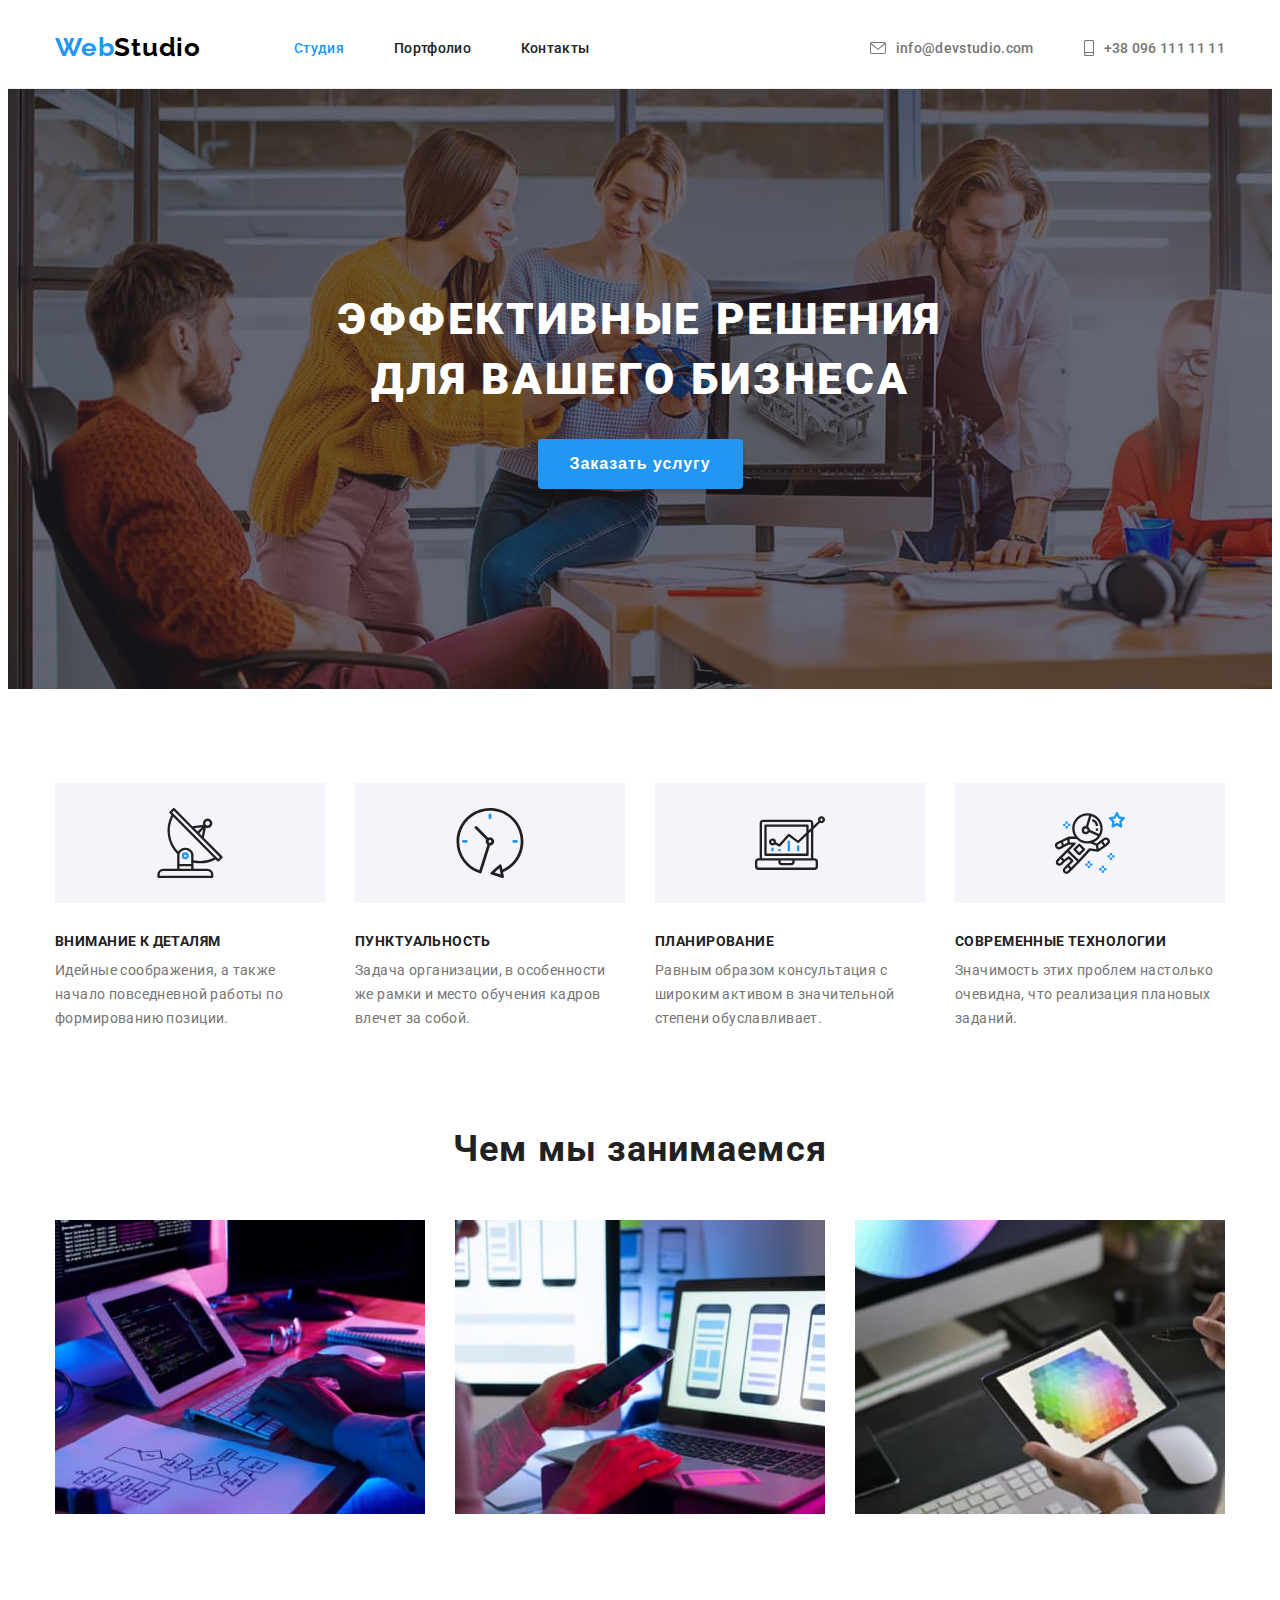
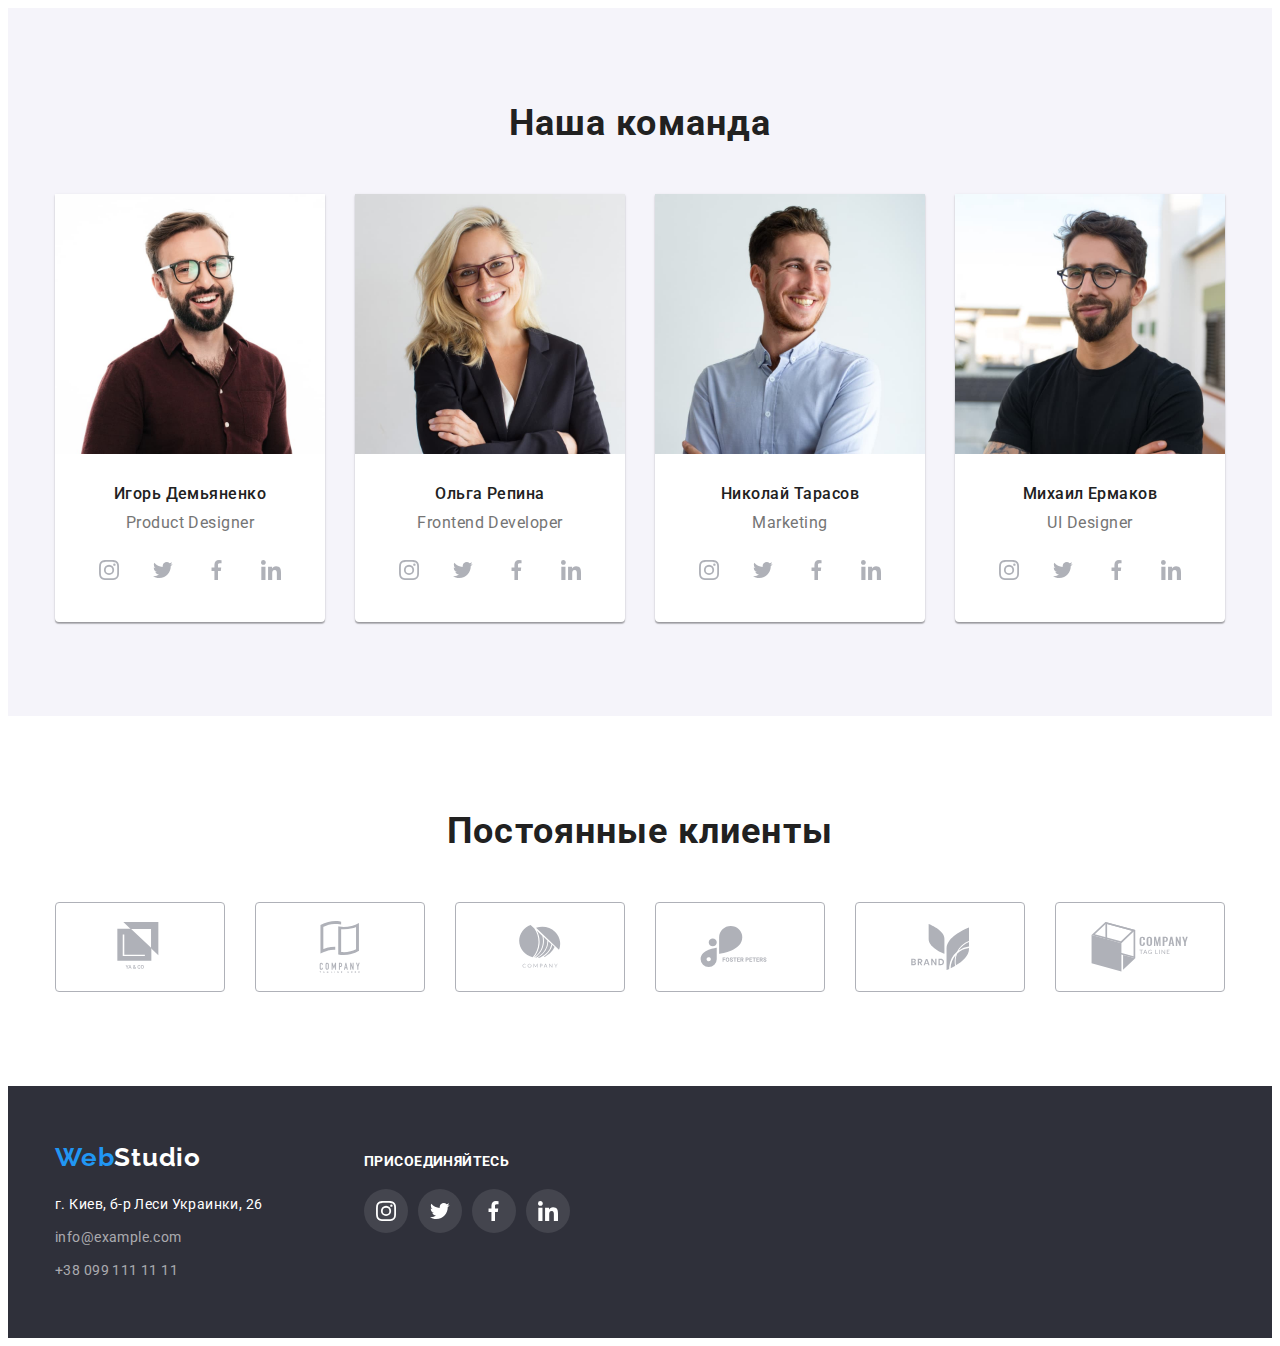
<file: index.html>
<!DOCTYPE html> 
<html lang="ru">
<head>
    <meta charset="UTF-8">
    <meta name="viewport" content="width=device-width, initial-scale=1.0">
    <title>Студия</title>    
    <link rel="preconnect" href="https://fonts.gstatic.com">
    <link href="https://fonts.googleapis.com/css2?family=Raleway:wght@700&family=Roboto:wght@400;500;700;900&display=swap" rel="stylesheet">
    <link rel="stylesheet" href="https://cdnjs.cloudflare.com/ajax/libs/modern-normalize/0.2.0/modern-normalize.min.css"
        integrity="sha512-sqIVMkf5f8XGYI/UZYGs7wODxlUeoj9JknataPfUwtvrSKWMHrMXGZ7Evb6nabFYJQG15vFFyALe6r0nWCD1Ug=="
        crossorigin="anonymous" />
    <link rel="stylesheet" href="./css/styles.css">
</head>
<body class="global">
    <header class="header">
        <div class="container">

            <!--main navigation to other pages. Same in other pages-->
            <nav class="navigation">

                <a href="./index.html" class="logo" lang="en">Web<span
                            class="logo-studio-color-header">Studio</span></a>
            
                <ul class="site-nav list">
                    <li class="site-nav-item"><a class="link current" href="./index.html">Студия</a></li>
                    <li class="site-nav-item"><a class="link" href="./portfolio.html">Портфолио</a></li>
                    <li class="site-nav-item"><a class="link" href="#">Контакты</a></li>
                </ul>
            
            </nav>
            
            <!--our contacts-->
            <ul class="header-contact list">
                <li class="items">
                    <a href="mailto:info@devstudio.com" class="header-contact-mail">
                        <svg class="contact-icon" width="16px" height="12px">
                            <use href="./images/sprite.svg#envelope"></use>
                        </svg>
                        <span lang="en">info@devstudio.com</span></a>
                </li>
                <li class="items">
                    <a href="tel:+380961111111" class="header-contact-tel">
                        <svg class="contact-icon" width="10px" height="16px">
                            <use href="./images/sprite.svg#smartphone"></use>
                        </svg>
                        +38 096 111 11 11</a>
                </li>
               
            </ul>
        </div>
    </header>

    <!--Unique contents of page-->
    <main>
        <!--Hero-->
        
        <section class="hero overlay">
            <div class="container">
                <h1 class="hero-title">Эффективные решения для вашего бизнеса</h1>
                <button type="button" class="hero-button">Заказать услугу</button>
            </div>
        </section>
        
        <!--Particularities-->

        <section class="particular">
            <div class="container">
                <h2 class="visually-hidden">наши конкурентные преимущества</h2>

                <ul class="particular-list list">
                    <li class="particular-list-items icon-antenna">
                                           
                        <div class="particular-list-block">
                
                            <h3 class="title">Внимание к деталям</h3>
                            <p class="text">Идейные соображения, а также начало повседневной работы по формированию позиции.</p>
                        </div>
                    </li>
                    <li class="particular-list-items icon-clock">
                      
                        <div class="particular-list-block">
                            <h3 class="title">Пунктуальность</h3>
                            <p class="text">Задача организации, в особенности же рамки и место обучения кадров влечет за собой.</p>
                        </div>
                    </li>
                    <li class="particular-list-items icon-diagram">
                      
                        <div class="particular-list-block">
                            <h3 class="title">Планирование</h3>
                            <p class="text">Равным образом консультация с широким активом в значительной степени обуславливает.</p>
                        </div>
                    </li>
                    <li class="particular-list-items icon-astronaut">
                        
                        <div class="particular-list-block">
                            <h3 class="title">Современные технологии</h3>
                            <p class="text">Значимость этих проблем настолько очевидна, что реализация плановых заданий.</p>
                        </div>
                    </li>
                </ul>


                <!-- Not good experience
                     <ul class="particular-list list">
                    <li class="particular-list-items">
                        <div class="particular-thumb">
                            <svg class="particular-icon" height="70px">
                                <use href="./images/sprite.svg#antenna"></use>
                            </svg>
                        </div>
                        <div class="particular-list-block">
                    
                            <h3 class="title">Внимание к деталям</h3>
                            <p class="text">Идейные соображения, а также начало повседневной работы по формированию позиции.</p>
                        </div>
                    </li>
                    <li class="particular-list-items">
                        <div class="particular-thumb">
                            <svg class="particular-icon" height="70px">
                                <use href="./images/sprite.svg#clock"></use>
                            </svg>
                        </div>
                        <div class="particular-list-block">
                            <h3 class="title">Пунктуальность</h3>
                            <p class="text">Задача организации, в особенности же рамки и место обучения кадров влечет за собой.</p>
                        </div>
                    </li>
                    <li class="particular-list-items">
                        <div class="particular-thumb">
                            <svg class="particular-icon" height="70px">
                                <use href="./images/sprite.svg#diagram"></use>
                            </svg>
                        </div>
                        <div class="particular-list-block">
                            <h3 class="title">Планирование</h3>
                            <p class="text">Равным образом консультация с широким активом в значительной степени обуславливает.</p>
                        </div>
                    </li>
                    <li class="particular-list-items">
                        <div class="particular-thumb">
                            <svg class="particular-icon" height="70px">
                                <use href="./images/sprite.svg#astronaut"></use>
                            </svg>
                        </div>
                        <div class="particular-list-block">
                            <h3 class="title">Современные технологии</h3>
                            <p class="text">Значимость этих проблем настолько очевидна, что реализация плановых заданий.</p>
                        </div>
                    </li>
                </ul> -->

            </div>
        </section>

        <!--What we are doing, and what we can.-->
        <section class="practice">
            <div class="container">
                <h2 class="practice-title">Чем мы занимаемся</h2>
                <ul class="practice-list list">
                    <li class="practice-list-items">
                            <img src="./images/img_wd_1.jpg" alt="Проектирование алгоритмов ПО" width="370">
                    </li>
                    <li class="practice-list-items">
                    
                            <img src="./images/img_wd_2.jpg" alt="Разработка дизайна сайтов для мобильных устройств" width="370">
                    </li>
                    <li class="practice-list-items">
                            <img src="./images/img_wd_3.jpg" alt="Колористика цветового дизайна" width="370">
                    </li>
                </ul>
            </div>
        </section>

        <!--Our team-->
        <section class="team">
            <div class="container">
                <h2 class="team-title">Наша команда</h2>
                <ul class="team-list list">
                    <li class="team-card"> 
                         <img class="team-member" src="./images/img_t_id.jpg" alt="Фотография Игоря Демьяненко" width="270">
                        <div class="team-member-box">
                            <h3 class="team-list-title">Игорь Демьяненко</h3>
                            <p class="team-list-text" lang="en">Product Designer</p>
                            
                            <ul class="social-list list">
                                <li class="social-list-items"><a class="social-list-link" href="#">
                                        <svg class="social-icon">
                                            <use href="./images/sprite.svg#instagram"></use>
                                        </svg>
                                    </a>
                                </li>
                                <li class="social-list-items"><a class="social-list-link" href="#">
                                        <svg class="social-icon">
                                            <use href="./images/sprite.svg#twitter"></use>
                                        </svg>
                                    </a>
                                </li>
                                <li class="social-list-items"><a class="social-list-link" href="#">
                                        <svg class="social-icon">
                                            <use href="./images/sprite.svg#facebook"></use>
                                        </svg>
                                    </a>
                                </li>
                                <li class="social-list-items"><a class="social-list-link" href="#">
                                        <svg class="social-icon">
                                            <use href="./images/sprite.svg#linkedin"></use>
                                        </svg>
                                    </a>
                                </li>
                            </ul>
                        
                        </div>
                        
                    </li>
                    <li class="team-card">
                        <img class="team-member" src="./images/img_t_or.jpg" alt="Фотография Ольги Репиной" width="270">
                        <div class="team-member-box">
                            <h3 class="team-list-title">Ольга Репина</h3>
                            <p class="team-list-text" lang="en">Frontend Developer</p>
                            <ul class="social-list list">
                                <li class="social-list-items"><a class="social-list-link" href="#">
                                        <svg class="social-icon">
                                            <use href="./images/sprite.svg#instagram"></use>
                                        </svg>
                                    </a>
                                </li>
                                <li class="social-list-items"><a class="social-list-link" href="#">
                                        <svg class="social-icon">
                                            <use href="./images/sprite.svg#twitter"></use>
                                        </svg>
                                    </a>
                                </li>
                                <li class="social-list-items"><a class="social-list-link" href="#">
                                        <svg class="social-icon">
                                            <use href="./images/sprite.svg#facebook"></use>
                                        </svg>
                                    </a>
                                </li>
                                <li class="social-list-items"><a class="social-list-link" href="#">
                                        <svg class="social-icon">
                                            <use href="./images/sprite.svg#linkedin"></use>
                                        </svg>
                                    </a>
                                </li>
                            </ul>
                        </div>
                       
                    </li>
                    <li class="team-card">
                        <img class="team-member" src="images/img_t_nt.jpg" alt="Фотография Николая Тарасова" width="270">
                        <div class="team-member-box">
                            <h3 class="team-list-title">Николай Тарасов</h3>
                            <p class="team-list-text" lang="en">Marketing</p>
                            <ul class="social-list list">
                                <li class="social-list-items"><a class="social-list-link" href="#">
                                        <svg class="social-icon">
                                            <use href="./images/sprite.svg#instagram"></use>
                                        </svg>
                                    </a>
                                </li>
                                <li class="social-list-items"><a class="social-list-link" href="#">
                                        <svg class="social-icon">
                                            <use href="./images/sprite.svg#twitter"></use>
                                        </svg>
                                    </a>
                                </li>
                                <li class="social-list-items"><a class="social-list-link" href="#">
                                        <svg class="social-icon">
                                            <use href="./images/sprite.svg#facebook"></use>
                                        </svg>
                                    </a>
                                </li>
                                <li class="social-list-items"><a class="social-list-link" href="#">
                                        <svg class="social-icon">
                                            <use href="./images/sprite.svg#linkedin"></use>
                                        </svg>
                                    </a>
                                </li>
                            </ul>
                        </div>
                       
                    </li>
                    <li class="team-card">
                        <img class="team-member" src="images/img_t_me.jpg" alt="Фотография Михаила Ермакова" width="270">
                        <div class="team-member-box">
                            <h3 class="team-list-title">Михаил Ермаков</h3>
                            <p class="team-list-text" lang="en">UI Designer</p>
                            <ul class="social-list list">
                                <li class="social-list-items"><a class="social-list-link" href="#">
                                        <svg class="social-icon">
                                            <use href="./images/sprite.svg#instagram"></use>
                                        </svg>
                                    </a>
                                </li>
                                <li class="social-list-items"><a class="social-list-link" href="#">
                                        <svg class="social-icon">
                                            <use href="./images/sprite.svg#twitter"></use>
                                        </svg>
                                    </a>
                                </li>
                                <li class="social-list-items"><a class="social-list-link" href="#">
                                        <svg class="social-icon">
                                            <use href="./images/sprite.svg#facebook"></use>
                                        </svg>
                                    </a>
                                </li>
                                <li class="social-list-items"><a class="social-list-link" href="#">
                                        <svg class="social-icon">
                                            <use href="./images/sprite.svg#linkedin"></use>
                                        </svg>
                                    </a>
                                </li>
                            </ul>
                        </div>
                     
                    </li>
                 </ul> 
            </div>
        </section>

        <!-- Our regular customers -->
        <section class="customers">
            <div class="container">
                <h2 class="title">Постоянные клиенты</h2>
                <ul class="customers-order list">
                    <li class="customers-order-item">
                        <a class="customer-order-link" href="#">
                            <svg class="customer-icon"  widht="45px" height="50px">
                                <use href="./images/sprite.svg#yaco"></use>
                            </svg>
                        </a>
                    </li>
                    <li class="customers-order-item">
                        <a class="customer-order-link" href="#">
                            <svg class="customer-icon" widht="40px" height="52px">
                                <use href="./images/sprite.svg#tagline"></use>
                            </svg>
                        </a>
                    </li>
                    <li class="customers-order-item">
                        <a class="customer-order-link" href="#">
                            <svg class="customer-icon" widht="41px" height="43px">
                                <use href="./images/sprite.svg#company"></use>
                            </svg>
                        </a>
                    </li>
                    <li class="customers-order-item">
                        <a class="customer-order-link" href="#">
                            <svg class="customer-icon" widht="80px" height="42px">
                                <use href="./images/sprite.svg#fosterpeters"></use>
                            </svg>
                        </a>
                    </li>
                    <li class="customers-order-item">
                        <a class="customer-order-link" href="#">
                            <svg class="customer-icon"  widht="59px" height="46px">
                                <use href="./images/sprite.svg#brand"></use>
                            </svg>
                        </a>
                    </li>
                    <li class="customers-order-item">
                        <a class="customer-order-link" href="#">
                            <svg class="customer-icon"  widht="89px" height="50px">
                                <use href="./images/sprite.svg#companytag"></use>
                            </svg>
                        </a>
                    </li>
                 
                </ul>
            </div>
        </section>
    </main>

<!--Footer same in other pages-->
    <footer class="footer">
        <div class="container">
        <div class="footer-section">
            <div class="footer-logo-adress">
                <div class="footer-logo">
                    <a href="./index.html" class="logo" lang="en">Web<span
                                class="logo-studio-color-footer">Studio</span></a>
                </div>

                <!--Our address and our contacts-->
                <address class="address-futer">

                    <ul class="address-list list">
                        <li class="items"><a href="https://goo.gl/maps/gbBX1J2FMPTJKqRh9" class="address-office"> г. Киев, б-р Леси
                                Украинки, 26</a></li>
                        <!--пр-т Леси Украинки нет в Киеве, а есть б-р Леси Украинки-->
                        <li class="items"><a href="mailto:info@example.com" class="address-mail">info@example.com</a></li>
                        <li class="items"><a href="tel:+380991111111" class="adress-tel">+38 099 111 11 11</a></li>
                    </ul>
                </address>
            </div>
                <div class="footer-social">
                <b class="footer-call">присоединяйтесь</b>
                <ul class="footer-social-list list">
                    <li class="footer-social-list-items"><a class="footer-social-list-link" href="#">
                            <svg class="footer-social-icon">
                                <use href="./images/sprite.svg#instagram"></use>
                            </svg>
                        </a>
                    </li>
                    <li class="footer-social-list-items"><a class="footer-social-list-link" href="#">
                            <svg class="footer-social-icon">
                                <use href="./images/sprite.svg#twitter"></use>
                            </svg>
                        </a>
                    </li>
                    <li class="footer-social-list-items"><a class="footer-social-list-link" href="#">
                            <svg class="footer-social-icon">
                                <use href="./images/sprite.svg#facebook"></use>
                            </svg>
                        </a>
                    </li>
                    <li class="footer-social-list-items"><a class="footer-social-list-link" href="#">
                            <svg class="footer-social-icon">
                                <use href="./images/sprite.svg#linkedin"></use>
                            </svg>
                        </a>
                    </li>
                </ul>
            </div>
        </div>
            
        </div>
    </footer>
</body>
</html>
</file>
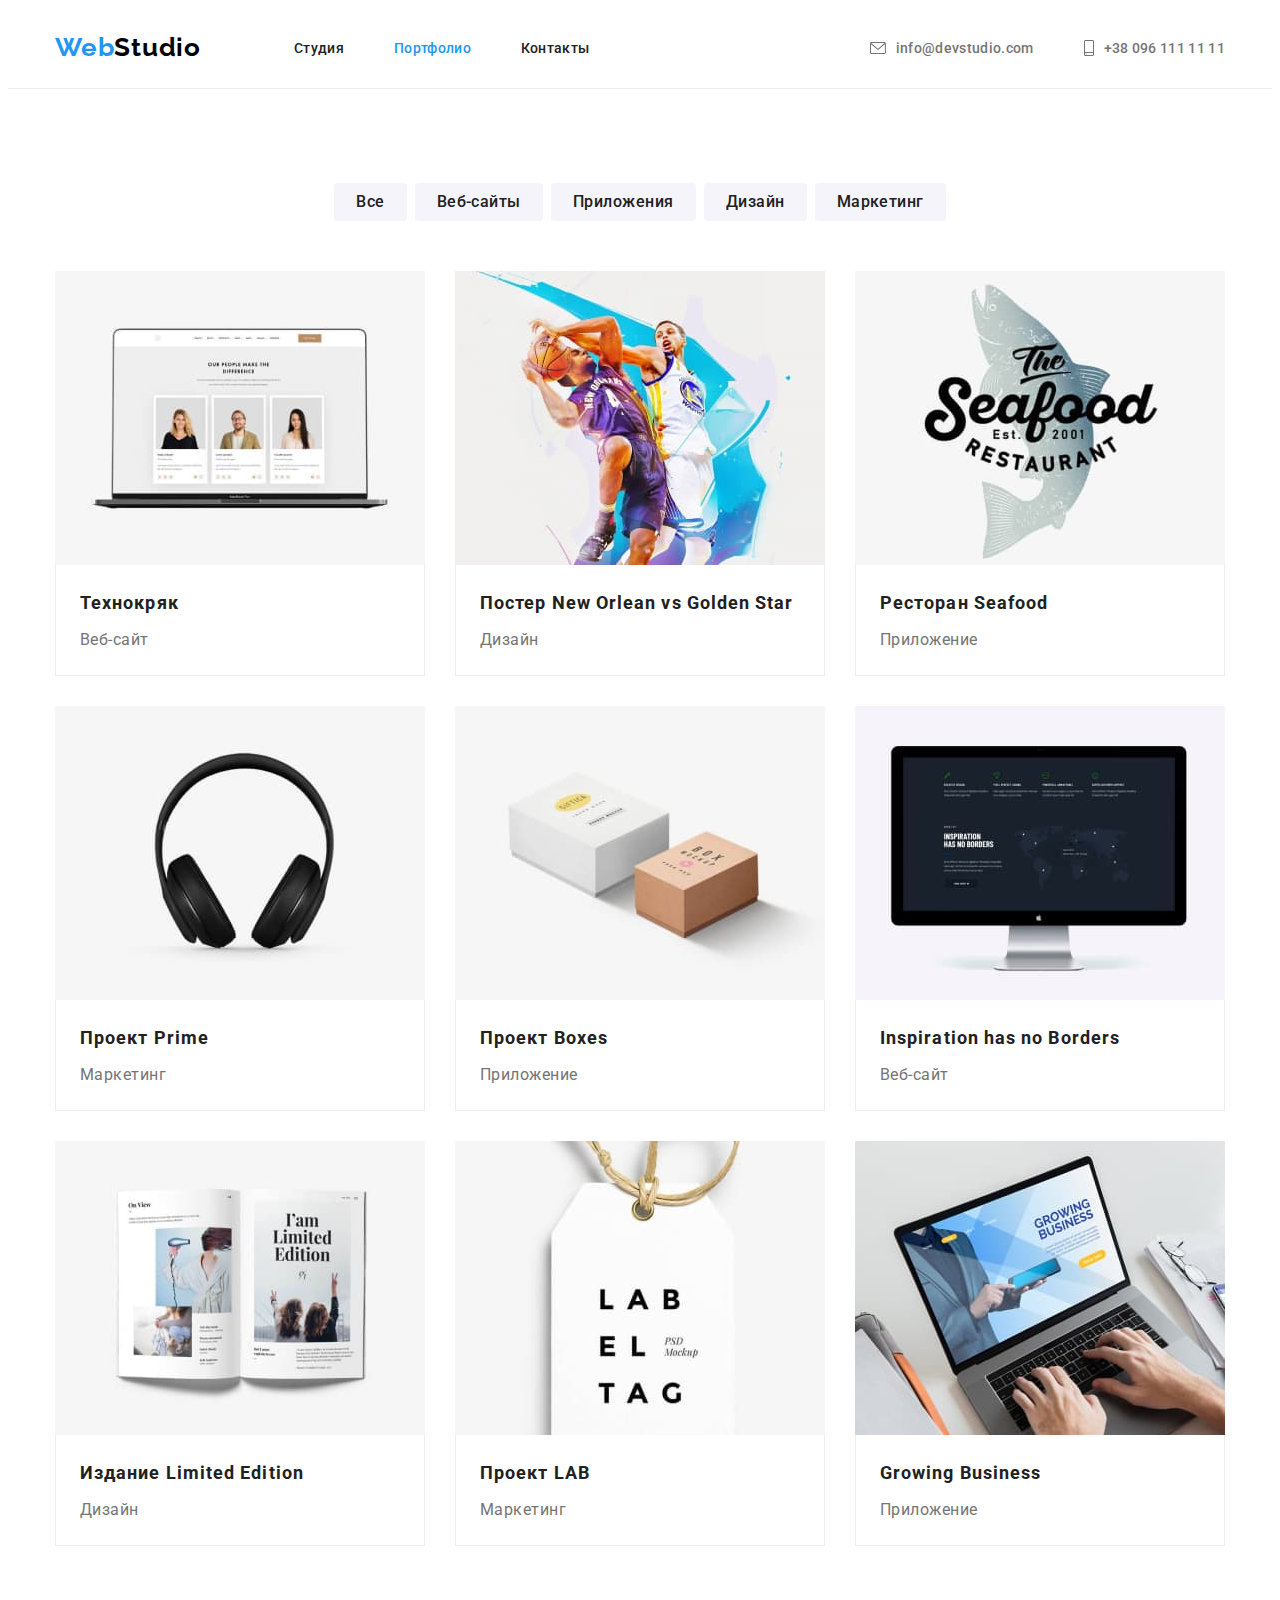
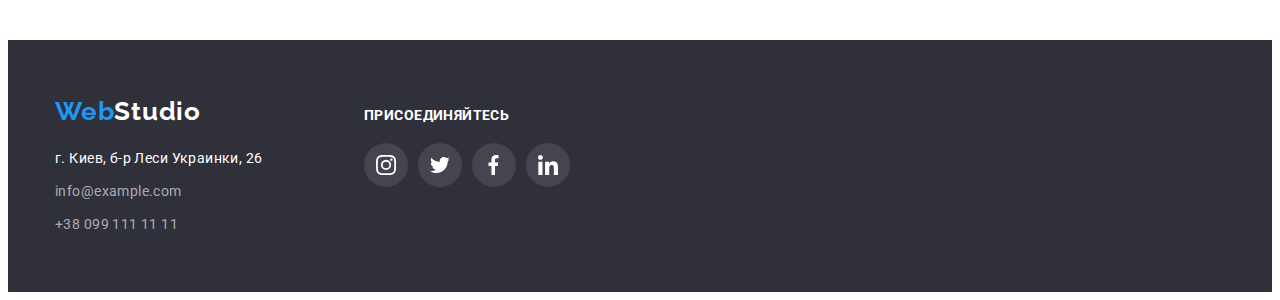
<file: portfolio.html>
<!DOCTYPE html>
<html lang="ru">
<head>
    <meta charset="UTF-8">
    <meta name="viewport" content="width=device-width, initial-scale=1.0">
    <title>Портфолио</title>
    <link rel="stylesheet" href="https://cdnjs.cloudflare.com/ajax/libs/modern-normalize/0.2.0/modern-normalize.min.css" integrity="sha512-sqIVMkf5f8XGYI/UZYGs7wODxlUeoj9JknataPfUwtvrSKWMHrMXGZ7Evb6nabFYJQG15vFFyALe6r0nWCD1Ug==" crossorigin="anonymous" />
    <link rel="preconnect" href="https://fonts.gstatic.com">
    <link href="https://fonts.googleapis.com/css2?family=Raleway:wght@700&family=Roboto:wght@400;500;700;900&display=swap" rel="stylesheet">
    <link rel="stylesheet" href="./css/styles.css">
</head>
<body class="global">
    <header class="header">
        <div class="container">
        
            <!--main navigation to other pages. Same in other pages-->
            <nav class="navigation">
        
                <a href="./index.html" class="logo" lang="en">Web<span class="logo-studio-color-header">Studio</span></a>
        
                <ul class="site-nav list">
                    <li class="site-nav-item"><a class="link" href="./index.html">Студия</a></li>
                    <li class="site-nav-item"><a class="link  current" href="./portfolio.html">Портфолио</a></li>
                    <li class="site-nav-item"><a class="link" href="#">Контакты</a></li>
                </ul>
        
            </nav>
        
            <!--our contacts-->
            <ul class="header-contact list">
                <li class="items">
                    <a href="mailto:info@devstudio.com" class="header-contact-mail">
                        <svg class="contact-icon" width="16px" height="12px">
                            <use href="./images/sprite.svg#envelope"></use>
                        </svg>
                        <span lang="en">info@devstudio.com</span></a>
                </li>
                <li class="items">
                    <a href="tel:+380961111111" class="header-contact-tel">
                        <svg class="contact-icon" width="10px" height="16px">
                            <use href="./images/sprite.svg#smartphone"></use>
                        </svg>
                        +38 096 111 11 11</a>
                </li>
        
            </ul>
        </div>
    </header>

    <!--Unique contents of page-->
    
    <main class="portfolio-main">
        <div class="container">
            <section class="filter">
                <h2 class="visually-hidden">Кнопки для фильтрации портфолио по типу работы</h2>
                <div class="filter-button-container">
                    <ul class="filter-list list">
                        <li class="filter-list-item"><button class="filter-button" type="button">Все</button></li>
                        <li class="filter-list-item"><button class="filter-button" type="button">Веб-сайты</button></li>
                        <li class="filter-list-item"><button class="filter-button" type="button">Приложения</button></li>
                        <li class="filter-list-item"><button class="filter-button" type="button" >Дизайн</button></li>
                        <li class="filter-list-item"><button class="filter-button" type="button">Маркетинг</button></li>
                    </ul>
                </div>
            </section>

            <section class="portfolio">
                <div class="portfolio-cards">
                    <h1  class="visually-hidden">Список портфолио с изображением каждой сделанной работы</h1>

                    <ul class="portfolio-list list">
                        <li class="portfolio-list-item">
                            <a href="#" class="portfolio-link">
                                <img src="./images/prtf-ws-technkr.jpg" alt="Главная страница веб-сайта Технокряк, на которой изображены сотрудники" width="370">
                                <div class="portfolio-card-box">
                                    <h3 class="title">Технокряк</h3>
                                    <p class="text">Веб-сайт</p>
                                </div>
                            </a>
                        </li>
                        <li class="portfolio-list-item">
                            <a href="#" class="portfolio-link">
                                <img src="./images/prtf-diz-post-neworlean.jpg" alt="Игра в баскетбол" width="370">
                                <div class="portfolio-card-box">
                                    <h3 class="title">Постер <span lang="en">New Orlean vs Golden Star</span></h3>
                                    <p class="text">Дизайн</p>
                                </div>
                            </a>
                        </li>
                        <li class="portfolio-list-item">
                            <a href="#" class="portfolio-link">
                                <img src="./images/prtf-soft-restseafood.jpg" alt="Надпись названия ресторана на фоне рыбы" width="370">
                                <div class="portfolio-card-box">
                                    <h3 class="title">Ресторан <span lang="en">Seafood</span></h3>
                                    <p class="text">Приложение</p>
                                </div>
                            </a>
                        </li>
                        <li class="portfolio-list-item">
                            <a href="#" class="portfolio-link">
                                <img src="./images/prtf-mark-prime.jpg" alt="Наушники" width="370">
                                <div class="portfolio-card-box">
                                    <h3 class="title">Проект <span lang="en">Prime</span></h3>
                                    <p class="text">Маркетинг</p>
                                </div>
                            </a>
                        </li>
                        <li class="portfolio-list-item">
                            <a href="#" class="portfolio-link">
                                <img src="./images/prtf-soft-boxes.jpg" alt="Две коробки разного цвета и размера" width="370">
                                <div class="portfolio-card-box">
                                    <h3 class="title">Проект <span lang="en">Boxes</span></h3>
                                    <p class="text">Приложение</p>
                                </div>
                            </a>
                        </li>
                        <li class="portfolio-list-item">
                            <a href="#" class="portfolio-link">
                                <img src="./images/prtf-ws-inspiration.jpg" alt="Главная страница веб-сайта с изображением материков" width="370">
                                <div class="portfolio-card-box">
                                    <h3 class="title" lang="en">Inspiration has no Borders</h3>
                                    <p class="text">Веб-сайт</p>
                                </div>
                            </a>
                        </li>
                        <li class="portfolio-list-item">
                            <a href="#" class="portfolio-link">
                                <img src="./images/prtf-diz-mag-limitededition.jpg" alt="Разворот журнала с изображением женщин" width="370">
                                <div class="portfolio-card-box">
                                    <h3 class="title">Издание <span lang="en">Limited Edition</span></h3>
                                    <p class="text">Дизайн</p>
                                </div>
                            </a>
                        </li>
                        <li class="portfolio-list-item">
                            <a href="#" class="portfolio-link">
                                <img src="./images/prtf-mark-lab.jpg" alt="Бирка с надписью" width="370">
                                <div class="portfolio-card-box">
                                    <h3 class="title">Проект <span lang="en">LAB</span></h3>
                                    <p class="text">Маркетинг</p>
                                </div>
                            </a>
                        </li>
                        <li class="portfolio-list-item">
                            <a href="#" class="portfolio-link">
                                <img src="./images/prtf-soft-growingbusiness.jpg" alt="Главная страница приложения на экране ноутбука" width="370">
                                <div class="portfolio-card-box">
                                    <h3 class="title" lang="en">Growing Business</h3>
                                    <p class="text">Приложение</p>
                                </div>
                            </a>
                        </li>
                    </ul>
                </div>
            </section>
        </div>
    </main>

<!--End of unique contents of page-->
    <footer class="footer">
    <div class="container">
        <div class="footer-section">
            <div class="footer-logo-adress">
                <div class="footer-logo">
                    <a href="./index.html" class="logo" lang="en">Web<span class="logo-studio-color-footer">Studio</span></a>
                </div>
    
                <!--Our address and our contacts-->
                <address class="address-futer">
    
                    <ul class="address-list list">
                        <li class="items"><a href="https://goo.gl/maps/gbBX1J2FMPTJKqRh9" class="address-office"> г. Киев,
                                б-р Леси
                                Украинки, 26</a></li>
                        <!--пр-т Леси Украинки нет в Киеве, а есть б-р Леси Украинки-->
                        <li class="items"><a href="mailto:info@example.com" class="address-mail">info@example.com</a></li>
                        <li class="items"><a href="tel:+380991111111" class="adress-tel">+38 099 111 11 11</a></li>
                    </ul>
                </address>
            </div>
            <div class="footer-social">
                <b class="footer-call">присоединяйтесь</b>
                <ul class="footer-social-list list">
                    <li class="footer-social-list-items"><a class="footer-social-list-link" href="#">
                            <svg class="footer-social-icon">
                                <use href="./images/sprite.svg#instagram"></use>
                            </svg>
                        </a>
                    </li>
                    <li class="footer-social-list-items"><a class="footer-social-list-link" href="#">
                            <svg class="footer-social-icon">
                                <use href="./images/sprite.svg#twitter"></use>
                            </svg>
                        </a>
                    </li>
                    <li class="footer-social-list-items"><a class="footer-social-list-link" href="#">
                            <svg class="footer-social-icon">
                                <use href="./images/sprite.svg#facebook"></use>
                            </svg>
                        </a>
                    </li>
                    <li class="footer-social-list-items"><a class="footer-social-list-link" href="#">
                            <svg class="footer-social-icon">
                                <use href="./images/sprite.svg#linkedin"></use>
                            </svg>
                        </a>
                    </li>
                </ul>
            </div>
        </div>
    
    </div>
    </footer>

</body>
</html>
</file>
<file: css/styles.css>
/* 
основной цвет фона  #FFFFFF (no- #E5E5E5)
вторичный цвет фона #F5F4FA
акцент              #2196F3
фон кнопки-фильтра  #F5F4FA
цвет фона карточки наша команда #FFFFFF
цвет фона карточки портфолио,   #EEEEEE      
цвет фона навигации             #FFFFFF
цвет фона футтера               #2F303A
цвет фона (временная подмена) Герой #2F303A
+++++++++++++++++++++++++++++++++++++++++++++
основной цвет текста <p>             #757575
         button, навигация, h3, h2-  #212121
         футтер                      #FFFFFF         
+++++++++++++++++++++++++++++++++++++++++++++
р3
LOGO
WEB-    #2196F3 
Font Raleway 700
Studio (хедер)-     #000000
Studio (футтер)-    #FFFFFF
++++++++++++++++++++++++++++++++++++++++++++

font-family: Raleway    700;

font-family: Roboto     900, 700, 500, 400;
Hover Button-Hero   background: #188CE8; !!!!!!!!
No-Hover Button-Hero  background: #2196F3; !!!!!!!!

++++++++++++++++++++++++
regular customers 
border: 1px solid #AFB1B8;
box-sizing: border-box;
border-radius: 4px;
++++++++++++++++++++++++
antenna, astronaut, clock, diagram,  - #212121 and #2196f3
yaco, tagline, twitter, linkedin, instagram, facebook, companytag, company, brand, fosterpeters - #afb1b8
smartphone, envelope - #757575

*/
:root {
  --primary-text-color: #757575;
  --second-text-color: #212121;
  --accent-color: #2196f3;
  --footer-rare-text-color: rgba(255, 255, 255, 0.6);
  --primary-bg-color: #ffffff;
  --second-bg-color: #f5f4fa;
  --cards-portfolio-color: #eeeeee;
  --header-logo-studio-color: #000000;
  --footer-bg-color: #2f303a;
  --button-hover-hero-bg-color: #188ce8;
  --bottom-line-menu: #ececec;
  --card-set-gap: 30px;
  --social-fill-color: #afb1b8;
  --footer-social-fill-color: rgba(255, 255, 255, 0.1);
}

html {
  box-sizing: border-box;
}

*,
*::before,
*::after {
  box-sizing: inherit;
}

h1,
h2,
h3,
h4,
h5,
h6,
p {
  margin: 0;
}

ul,
ol {
  margin: 0;
  padding: 0;
}

img {
  display: block;

  /* Совет доп вебинар 1 Репета */
  max-width: 100%;
  height: auto;
}

button {
  cursor: pointer;
}

/* size of my container 1200 px =1700 + pading (15 + 15) */
.container {
  width: 1200px;
  padding: 0 15px;
  margin: 0 auto;
}

.global {
  background-color: var(--primary-bg-color);
  color: var(--primary-text-color);
  font-family: 'Roboto', sans-serif;
  letter-spacing: 0.02em;
}

.list {
  list-style: none;
}

.visually-hidden {
  position: absolute !important;
  clip: rect(1px 1px 1px 1px); /* IE6, IE7 */
  clip: rect(1px, 1px, 1px, 1px);
  padding: 0 !important;
  border: 0 !important;
  height: 1px !important;
  width: 1px !important;
  overflow: hidden;
}

/* ========= Header ========= */

.header {
  border-bottom: 1px solid var(--bottom-line-menu);
}

.header .container {
  display: flex;
  align-items: center;
}

/* ========= Logo ========= */

.logo {
  font-family: 'Raleway', sans-serif;
  font-weight: 700;
  font-size: 26px;
  line-height: 1.192;
  letter-spacing: 0.03em;
  text-decoration: none;
  margin-right: 93px;

  color: var(--accent-color);

  padding-top: 24px;
  padding-bottom: 25px;
}

.logo-studio-color-header {
  color: var(--header-logo-studio-color);
}

/* ========= Navigation height 80px ========= */
.navigation {
  display: flex;
  align-items: center;
}

.site-nav {
  display: flex;
  align-items: center;
}

.site-nav-item:not(:last-child) {
  margin-right: 50px;
}

.site-nav .link {
  display: flex;
  padding-top: 32px;
  padding-bottom: 32px;

  font-weight: 500;
  font-size: 14px;
  line-height: 1.143;
  color: var(--second-text-color);
  text-decoration: none;
}

.site-nav .link.current {
  color: var(--accent-color);
}

.site-nav .link:hover,
.site-nav .link:focus {
  color: var(--accent-color);
}

.header-contact {
  display: flex;
  margin-left: auto;
}

.header-contact .items + .items {
  margin-left: 50px;
}

.header-contact-tel,
.header-contact-mail {
  display: flex;
  justify-content: center;
  align-items: center;

  font-weight: 500;
  font-size: 14px;
  line-height: 1.143;
  color: var(--primary-text-color);
  text-decoration: none;

  padding-top: 32px;
  padding-bottom: 32px;
}

.contact-icon {
  margin-right: 10px;
  fill: currentColor;
}

.header-contact-tel:hover,
.header-contact-tel:focus,
.header-contact-mail:hover,
.header-contact-mail:focus {
  color: var(--accent-color);
}

/* ========= Hero ========= */

.overlay {
  max-width: 1600px;
  height: 600px;
  background-repeat: no-repeat;
  background-size: cover;
  background-image: linear-gradient(
      rgba(47, 48, 58, 0.4),
      rgba(47, 48, 58, 0.4)
    ),
    url('../images/img-hero.jpg');

  margin: auto;

  /* margin-left: auto;
  margin-right:auto;
  background-position: center; */
}

.hero {
  background-color: var(--footer-bg-color);
  padding-top: 200px;
  padding-bottom: 200px;

  text-align: center;
}

.hero-title {
  font-weight: 900;
  font-size: 44px;
  line-height: 1.364;
  letter-spacing: 0.06em;
  text-transform: uppercase;
  color: var(--primary-bg-color);

  margin-bottom: 30px;

  max-width: 696px;

  margin-left: auto;
  margin-right: auto;
}

/* Decoration Button */

.hero-button {
  padding: 10px 32px;

  font-weight: 700;
  font-size: 16px;
  line-height: 1.875;
  letter-spacing: 0.06em;
  color: var(--primary-bg-color);

  background-color: var(--accent-color);
  box-shadow: 0px 4px 4px rgba(0, 0, 0, 0.15);
  border-radius: 4px;

  margin-left: auto;
  margin-right: auto;

  border: none;
}

.hero-button:hover,
.hero-button:focus {
  background-color: var(--button-hover-hero-bg-color);
  box-shadow: 0px 4px 4px rgba(0, 0, 0, 0.15);
}

/* ======= Particularities ======= */

.particular {
  padding-top: 94px;
  padding-bottom: 94px;
}

.particular-list {
  display: flex;
}

.particular-list .title {
  font-weight: 700;
  font-size: 14px;
  line-height: 1.143;
  letter-spacing: 0.03em;
  text-transform: uppercase;
  color: var(--second-text-color);

  margin-top: 30px;
  margin-bottom: 10px;
}

.particular-list .text {
  font-weight: 400;
  font-size: 14px;
  line-height: 1.714;
  letter-spacing: 0.03em;
  min-height: 75px;
}

.particular-list-items {
  width: 270px;
}

.particular-list-items:not(:last-child) {
  margin-right: 30px;
}

.particular-list-items::before {
  content: '';
  display: block;
  background-color: var(--second-bg-color);
  height: 120px;
  background-repeat: no-repeat;
  background-position: center;
  background-size: contain;
}

.icon-antenna::before {
  background-image: url('../images/antenna.svg');
  background-size: 70px 70px;
}

.icon-clock::before {
  background-image: url('../images/clock.svg');
  background-size: 70px 70px;
}

.icon-diagram::before {
  background-image: url('../images/diagram.svg');
  background-size: 70px 70px;
}

.icon-astronaut::before {
  background-image: url('../images/astronaut.svg');
  background-size: 70px 70px;
}
/* Not good experience
.particular-thumb {
  display: flex;
  justify-content: center;
  align-items: center;

  height: 120px;
  margin-bottom: 30px;

  background-color: var(--second-bg-color);
} */

/* ======= Practice ======= */
.practice {
  margin-bottom: 94px;
}

.practice-list {
  display: flex;
  flex-wrap: wrap;

  margin-top: calc(-1 * var(--card-set-gap)); /* НОВОЕ*/
  margin-left: calc(-1 * var(--card-set-gap)); /* НОВОЕ*/
}

.practice-title {
  font-weight: 700;
  font-size: 36px;
  line-height: 1.167;
  text-align: center;
  letter-spacing: 0.03em;
  color: var(--second-text-color);
  margin-bottom: 50px;
}

.practice-list-items {
  flex-basis: calc(100% / 3 - var(--card-set-gap)); /* НОВОЕ*/

  margin-left: var(--card-set-gap); /* НОВОЕ*/
  margin-top: var(--card-set-gap); /* НОВОЕ*/
}

/* каждому добавленные margin-right: 30px и margin-bottom: 30px;. Такой алгоритм не нарушает дизайн фона. */
/* .practice-list-items:nth-child(n) {
  margin-right: 30px;
  margin-bottom: 30px;
} */

/* каждому 3-му убирает добавленные выше margin-right: 30px.*/

/* .practice-list-items:nth-child(3n) {
  margin-right: 0;
} */

/* последним 3м убирает добавленные выше margin-bottom: 30px; что не нарушает заданные дизайном нижний отступ карточек от границы секции.*/

/* .practice-list-items:nth-last-child(-n + 3) {
  margin-bottom: 0;
} */

/* ======= Our team ======= */
.team {
  background-color: var(--second-bg-color);
  padding-top: 94px;
  padding-bottom: 94px;
}

.team-list {
  display: flex;
  flex-wrap: wrap;

  /* После ВЕБИНАРА РЕПЕТЫ */
  margin-left: calc(-1 * var(--card-set-gap));
  margin-top: calc(-1 * var(--card-set-gap));
}

.team-card {
  flex-basis: calc(100% / 4 - var(--card-set-gap));

  margin-left: var(--card-set-gap);
  margin-top: var(--card-set-gap);
}

.team-list .team-card {
  background-color: var(--primary-bg-color);
  box-shadow: 0px 1px 3px rgba(0, 0, 0, 0.12), 0px 1px 1px rgba(0, 0, 0, 0.14),
    0px 2px 1px rgba(0, 0, 0, 0.2);
  border-radius: 0px 0px 4px 4px;
}

.team-title {
  font-weight: 700;
  font-size: 36px;
  line-height: 1.167;
  text-align: center;
  letter-spacing: 0.03em;
  color: var(--second-text-color);
  margin-bottom: 50px;
}

.team-member-box {
  padding-right: 32px;
  padding-left: 32px;
  padding-bottom: 30px;
  padding-top: 30px;
}

.team-list-title {
  font-weight: 500;
  font-size: 16px;
  line-height: 1.188;
  letter-spacing: 0.03em;
  color: var(--second-text-color);
  text-align: center;
  margin-bottom: 10px;
}

.team-list-text {
  font-weight: 400;
  font-size: 16px;
  line-height: 1.188;
  letter-spacing: 0.03em;
  text-align: center;
  margin-bottom: 16px;
}

/* social links of Team members */

.social-list {
  display: flex;
  justify-content: space-between;
}

.social-list-items {
  width: 44px;
  height: 44px;
}

.social-list-link {
  display: flex;
  justify-content: center;
  align-items: center;
  background-color: var(--primary-bg-color);
  border-radius: 50%;
  height: 100%;

  fill: var(--social-fill-color);
}

.social-list-link:hover,
.social-list-link:focus {
  background-color: var(--accent-color);
}

.social-icon {
  width: 20px;
  height: 20px;
}

.social-list-link:hover .social-icon,
.social-list-link:focus .social-icon {
  fill: var(--primary-bg-color);
}

/* ======= Our regular customers  ======= */

.customers {
  padding-top: 94px;
  padding-bottom: 94px;
}

.customers .title {
  font-weight: 700;
  font-size: 36px;
  line-height: 1, 167;
  text-align: center;
  letter-spacing: 0.03em;
  color: var(--second-text-color);

  margin-bottom: 50px;
}

.customers-order {
  display: flex;
  flex-wrap: wrap;
  margin-right: calc(-1 * var(--card-set-gap));
  margin-bottom: calc(-1 * var(--card-set-gap));
}

.customers-order-item {
  width: 170px;
  height: 90px;
  margin-right: var(--card-set-gap);
  margin-bottom: var(--card-set-gap);

  flex-basis: calc(100% / 6 - var(--card-set-gap));
}

.customer-order-link {
  display: flex;
  justify-content: center;
  align-items: center;

  border: 1px solid var(--social-fill-color);
  border-radius: 4px;
  height: 100%;
  color: var(--social-fill-color);
}

.customer-icon {
  fill: currentColor;
}

.customer-order-link:hover,
.customer-order-link:focus {
  border-color: var(--accent-color);
}

.customer-order-link:hover .customer-icon,
.customer-order-link:focus .customer-icon {
  fill: var(--accent-color);
}

/* ======= Footer .container  ======= */

.footer {
  padding-top: 56px; /* 21*3-24*3=3*3=9. 60+60-(56+55)=9. 9=5+4 раскидал на верхний и нижний паддинг. Из-за ошибки дизайнера Костыль 1 - уменьшить паддинги с 60*/
  padding-bottom: 55px; /*  Из-за ошибки дизайнера Костыль 1 - уменьшить паддинги с 60*/
}

.footer-logo {
  margin-bottom: 20px;
}

.footer {
  background-color: var(--footer-bg-color);
  font-style: normal;
}

.logo-studio-color-footer {
  color: var(--primary-bg-color);
}

.address-list {
  display: flex;
  flex-direction: column;
  /* height: 81px; Костыль 2 для исправления ошибки дизайнера макета*/
}

.address-list .items:not(:last-child) {
  margin-bottom: 9px;
}

.address-futer {
  text-decoration: none;
  font-style: normal;
}

.address-office {
  font-weight: 400;
  font-size: 14px;
  line-height: 1.714;
  letter-spacing: 0.03em;
  color: var(--primary-bg-color);
  text-decoration: inherit;
}

.address-mail,
.adress-tel {
  font-weight: 400;
  font-size: 14px;
  line-height: 1.714;
  letter-spacing: 0.03em;
  text-decoration: inherit;
  color: var(--footer-rare-text-color);
}

.footer-section {
  display: flex;
  align-items: baseline;
}

.footer-social {
  display: flex;
  flex-direction: column;
}

.footer-call {
  font-weight: 700;
  font-size: 14px;
  line-height: 1.143;
  letter-spacing: 0.03em;
  text-transform: uppercase;

  color: var(--primary-bg-color);

  margin-bottom: 20px;
}

.footer-logo-adress {
  margin-right: 70px;
}

.address-office:hover,
.address-office:focus,
.address-mail:hover,
.address-mail:focus,
.adress-tel:hover,
.adress-tel:focus {
  color: var(--accent-color);
}

/* ======= footer-social-links ======= */

.footer-social-list {
  display: flex;
  justify-content: space-between;
}

.footer-social-list-items {
  width: 44px;
  height: 44px;
}

.footer-social-list-items:not(:last-child) {
  margin-right: 10px;
}

.footer-social-list-link {
  display: flex;
  justify-content: center;
  align-items: center;
  background-color: var(--footer-social-fill-color);
  border-radius: 50%;
  height: 100%;

  fill: var(--primary-bg-color);
}

.footer-social-list-link:hover,
.footer-social-list-link:focus {
  background-color: var(--accent-color);
}

.footer-social-icon {
  width: 20px;
  height: 20px;
}

.footer-social-list-link:hover .social-icon,
.footer-social-list-link:focus .social-icon {
  fill: var(--primary-bg-color);
}

/* ======= CSS rules for Portfolio.html ======= */

.portfolio-main {
  padding-top: 94px;
  padding-bottom: 94px;
}

/* ======= Filtres button ======= */

.filter-list {
  display: flex;
  justify-content: center;

  margin-bottom: 50px;
}

.filter-list-item:not(:last-child) {
  margin-right: 8px;
}

.filter-button {
  padding-left: 22px;
  padding-right: 22px;
  padding-top: 6px;
  padding-bottom: 6px;

  font-family: inherit;
  font-weight: 500;
  font-size: 16px;
  line-height: 1.625;
  text-align: center;
  letter-spacing: 0.03em;
  color: var(--second-text-color);
  background-color: var(--second-bg-color);

  border: none;
  border-radius: 4px;
}

.filter-button:hover,
.filter-button:focus {
  color: var(--primary-bg-color);
  background-color: var(--accent-color);

  box-shadow: 0px 3px 1px rgba(0, 0, 0, 0.1), 0px 1px 2px rgba(0, 0, 0, 0.08),
    0px 2px 2px rgba(0, 0, 0, 0.12);
  border-radius: 4px;
}

/* ======= Portfolio ======= */

.portfolio-link {
  text-decoration: inherit;

  display: block;
}

.portfolio-link:hover,
.portfolio-link:focus {
  box-shadow: 0px 1px 1px rgba(0, 0, 0, 0.12), 0px 4px 4px rgba(0, 0, 0, 0.06),
    1px 4px 6px rgba(0, 0, 0, 0.16);
}

.portfolio-list {
  display: flex;
  flex-wrap: wrap;

  margin-top: calc(-1 * var(--card-set-gap)); /* НОВОЕ*/
  margin-left: calc(-1 * var(--card-set-gap)); /* НОВОЕ*/
}

.portfolio-list-item {
  flex-basis: calc(100% / 3 - var(--card-set-gap)); /* НОВОЕ*/

  margin-left: var(--card-set-gap); /* НОВОЕ*/
  margin-top: var(--card-set-gap); /* НОВОЕ*/
}

.portfolio-card-box {
  background: var(--primary-bg-color);
  border-left: 1px solid var(--cards-portfolio-color);
  border-bottom: 1px solid var(--cards-portfolio-color);
  border-right: 1px solid var(--cards-portfolio-color);

  box-sizing: border-box;
  padding-top: 20px;
  padding-bottom: 20px;
  padding-right: 24px;
  padding-left: 24px;
}

/* portfolio list develop desing */

.portfolio-list-item .title {
  font-weight: 700;
  font-size: 18px;
  line-height: 2;
  letter-spacing: 0.06em;
  color: var(--second-text-color);

  margin-bottom: 4px;
}

.portfolio-list-item .text {
  font-weight: 400;
  font-size: 16px;
  line-height: 1.875;
  letter-spacing: 0.03em;
  color: var(--primary-text-color);
}
</file>
